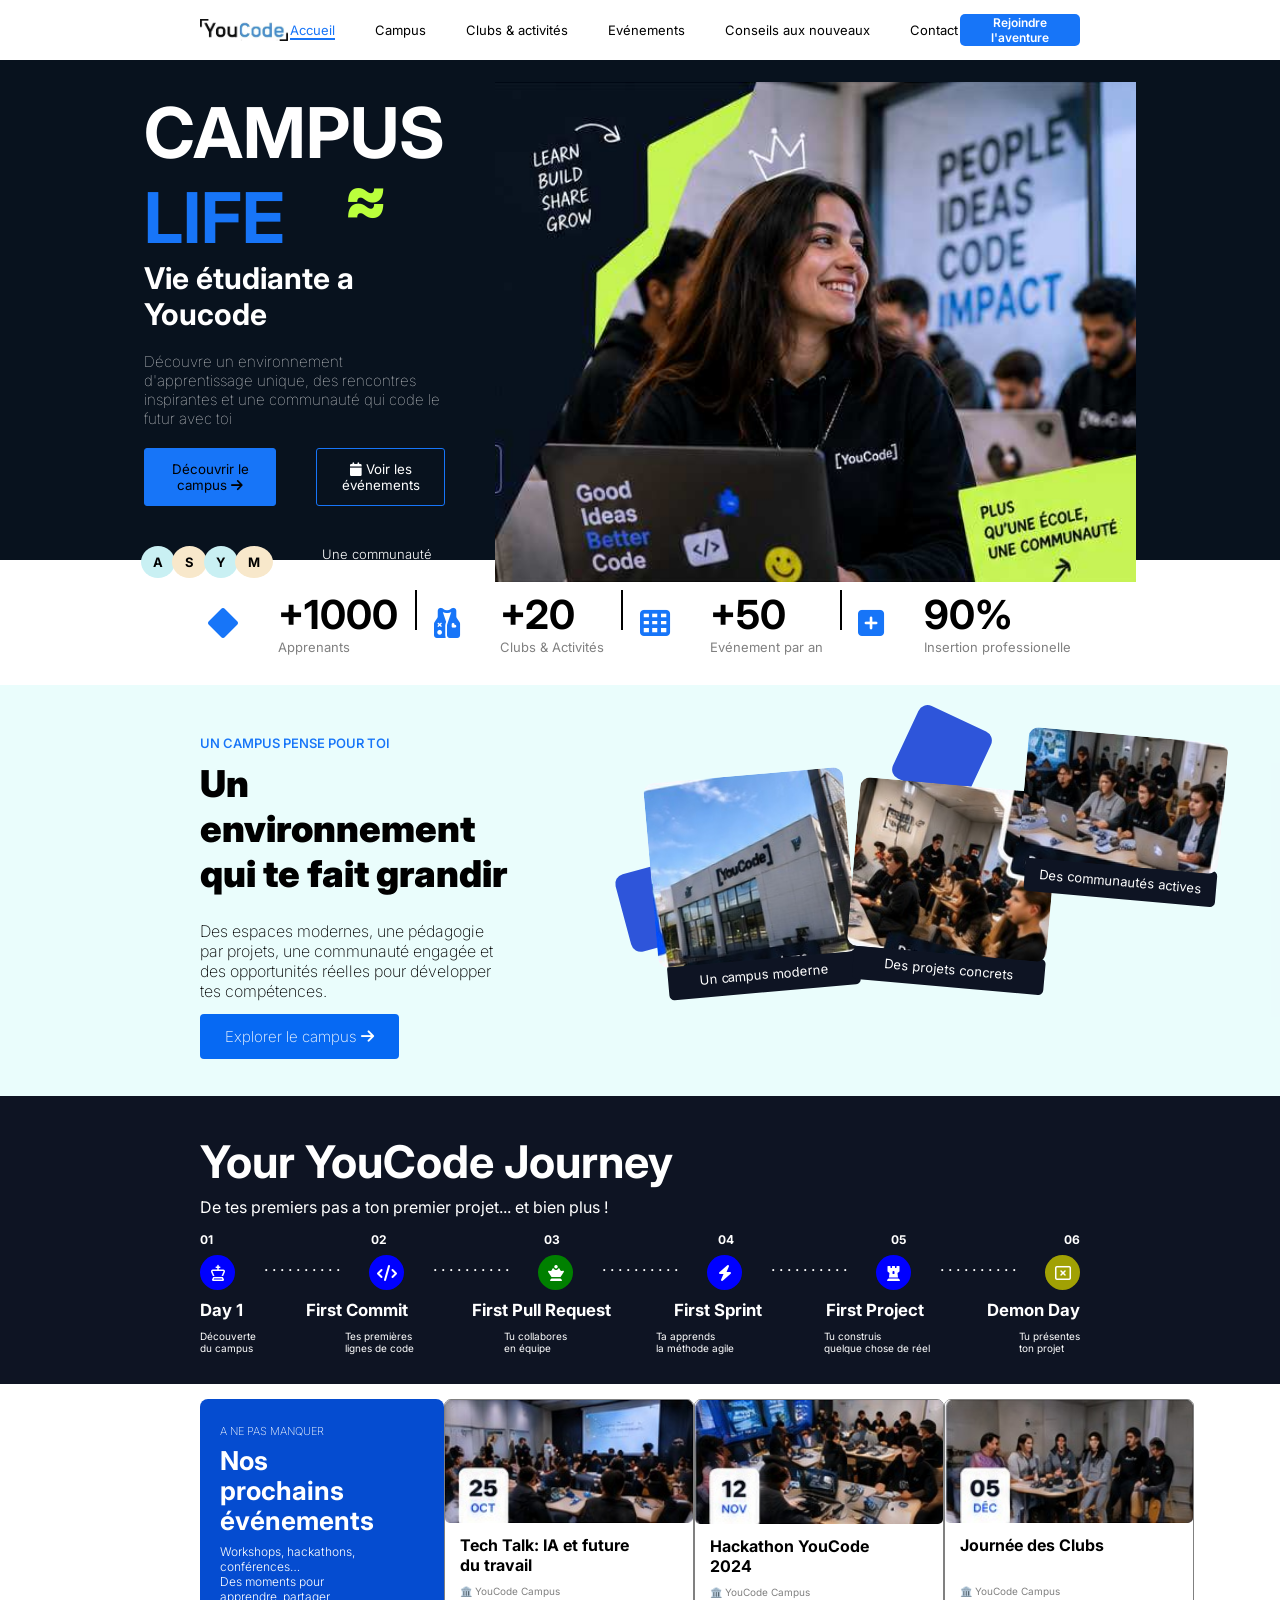
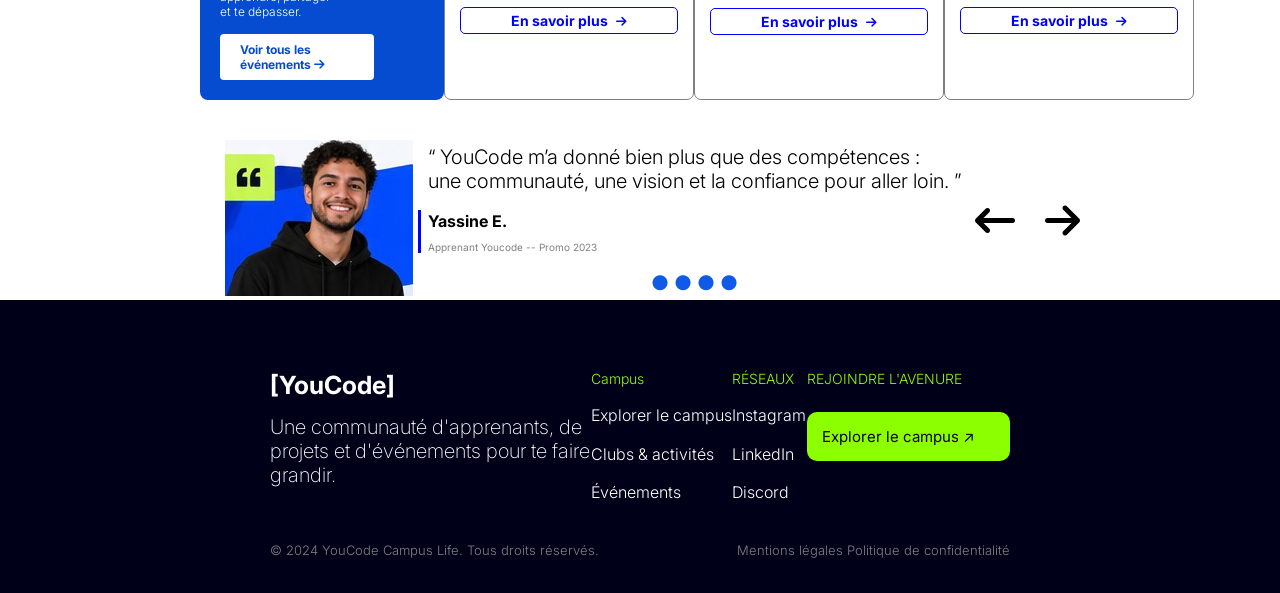
<file: index.html>
<!DOCTYPE html>
<html lang="en">

<head>
    <meta charset="UTF-8">
    <meta name="viewport" content="width=device-width, initial-scale=1.0">
    <title>Page d'Accueil</title>
    <link rel="stylesheet" href="css/index.css">
    <link rel="stylesheet" href="https://cdnjs.cloudflare.com/ajax/libs/font-awesome/6.7.2/css/all.min.css">
    <link rel="preconnect" href="https://fonts.googleapis.com">
    <link rel="preconnect" href="https://fonts.gstatic.com" crossorigin>
    <link
        href="https://fonts.googleapis.com/css2?family=Inter:ital,opsz,wght@0,14..32,100..900;1,14..32,100..900&display=swap"
        rel="stylesheet">
</head>

<body>
    <div class="page">
        <header>
            <div class="nav-bar">
                <img src="assets/yc.webp" alt="Youcode logo" class="logo">
                <ul class="list">
                    <li><a style="color: rgb(23, 117, 248);" class="main-page" href="">Accueil</a></li>
                    <li><a href="campus.html">Campus</a></li>
                    <li><a href="">Clubs & activités</a></li>
                    <li><a href="">Evénements</a></li>
                    <li><a href="">Conseils aux nouveaux</a></li>
                    <li><a href="">Contact</a></li>
                </ul>
                <button class="head-button"><a class="rejoindre" href="inscription.html">Rejoindre<br>l'aventure</a></button>
            </div>
        </header>
        <main>
            <div class="hero">
                <section class="description">
                    <div class="partie1">
                        <p>CAMPUS<br><span class="blue">LIFE</span><span class="yellow">≈</span></p>
                        <p class="titre">
                            Vie étudiante a Youcode
                        </p>
                        <p class="p-content">
                            Découvre un environnement d'apprentissage unique, des rencontres inspirantes et une
                            communauté
                            qui code le futur avec toi
                        </p>
                        <div class="liens">
                            <button class="btn btn1">Découvrir le campus <i
                                    class="fa-solid fa-arrow-right"></i></button>
                            <button class="btn btn2"><i class="fa-solid fa-calendar"></i> Voir les événements</button>
                        </div>

                        <div class="bas">
                            <div class="letter">
                                <p class="p p1">A</p>
                                <p class="p p2">S</p>
                                <p class="p p1">Y</p>
                                <p class="p p2">M</p>
                            </div>
                            <p class="txt">Une communauté<br>de 1000 apprenants</p>
                        </div>
                    </div>
                    <div class="partie2">
                        <img src="assets/girl.jpg" alt="">
                    </div>

                </section>
            </div>

            <div class="stats-section">
                <section class="stats">
                    <div class="st">
                        <span class="icon-1"><i class="fa-solid fa-diamond"></i></span>
                        <span>
                            <p class="nbr">+1000</p>
                            <p class="txt">Apprenants</p>
                        </span>
                    </div>

                    <span class="line-v"></span>

                    <div class="st">
                        <span class="icon-1"><i class="fa-solid fa-vest-patches"></i></span>
                        <span>
                            <p class="nbr">+20</p>
                            <p class="txt">Clubs & Activités</p>
                        </span>
                    </div>

                    <span class="line-v"></span>

                    <div class="st">
                        <span class="icon-1"><i class="fa-solid fa-table-cells"></i></span>
                        <span>
                            <p class="nbr">+50</p>
                            <p class="txt">Evénement par an</p>
                        </span>
                    </div>

                    <span class="line-v"></span>

                    <div class="st">
                        <span class="icon-1"><i class="fa-solid fa-square-plus"></i></span>
                        <span>
                            <p class="nbr">90%</p>
                            <p class="txt">Insertion professionelle</p>
                        </span>
                    </div>
                </section>
            </div>

            <div class="main-envi">
                <section class="envi">
                    <div class="left">
                        <p class="title1">UN CAMPUS PENSE POUR TOI</p>
                        <p class="title2">Un environnement qui te fait grandir</p>
                        <p class="parag">
                            Des espaces modernes, une pédagogie par projets, une communauté engagée et des opportunités
                            réelles pour développer tes compétences.
                        </p>
                        <a href="">
                            Explorer le campus <i class="fa-solid fa-arrow-right"></i>
                        </a>
                    </div>
                    <div class="right">
                        <article class="envi1">
                            <img src="assets/envi-1.jpg" alt="">
                            <p>Un campus moderne</p>
                        </article>
                        <article class="envi2">
                            <img src="assets/envi-2.jpg" alt="">
                            <p>Des projets concrets</p>
                        </article>
                        <article class="envi3">
                            <img src="assets/envi-3.jpg" alt="">
                            <p>Des communautés actives</p>
                        </article>
                        <div class="carre1"></div>
                        <div class="carre2"></div>
                    </div>
                </section>
            </div>

            <div class="main-journey">
                <section class="journey">
                    <h3>Your YouCode Journey</h3>
                    <p>De tes premiers pas a ton premier projet... et bien plus !</p>
                    <div class="chemin">
                        <div class="nbr">
                            <p>01</p>
                            <p>02</p>
                            <p>03</p>
                            <p>04</p>
                            <p>05</p>
                            <p>06</p>
                        </div>
                        <div class="icons">
                            <i class="blue fa-regular fa-chess-king"></i>
                            <p>. . . . . . . . . .</p>
                            <i class="blue fa-solid fa-code"></i>
                            <p>. . . . . . . . . .</p>
                            <i class="green fa-solid fa-chess-queen"></i>
                            <p>. . . . . . . . . .</p>
                            <i class="blue fa-solid fa-bolt"></i>
                            <p>. . . . . . . . . .</p>
                            <i class="blue fa-solid fa-chess-rook"></i>
                            <p>. . . . . . . . . .</p>
                            <i class="fa-regular fa-rectangle-xmark" id="yellow"></i>
                        </div>
                        <div class="les-titres">
                            <h6>Day 1</h6>
                            <h6>First Commit</h6>
                            <h6>First Pull Request</h6>
                            <h6>First Sprint</h6>
                            <h6>First Project</h6>
                            <h6>Demon Day</h6>
                        </div>
                        <div class="parag">
                            <p>Découverte<br>du campus</p>
                            <p>Tes premières<br>lignes de code</p>
                            <p>Tu collabores<br>en équipe</p>
                            <p>Ta apprends<br>la méthode agile</p>
                            <p>Tu construis<br>quelque chose de réel</p>
                            <p>Tu présentes<br>ton projet</p>
                        </div>
                    </div>
                </section>
            </div>

            <div class="main-events">
                <div class="events">
                    <div class="prochain">
                        <span>A NE PAS MANQUER</span>
                        <h3>Nos prochains<br>événements</h3>
                        <p>
                            Workshops, hackathons, conférences… <br>
                            Des moments pour apprendre, partager <br>
                            et te dépasser.
                        </p>
                        <a href="">Voir tous les événements <i class="fa-solid fa-arrow-right"></i></a>
                    </div>

                    <div class="cards">
                        <div class="tiket">
                            <img src="assets/25_oct.jpg" alt="">
                            <span class="spn title">Tech Talk: IA et future<br>du travail</span>
                            <span class="spn adresse">🏛️ YouCode Campus</span>
                            <a class="spn" href="">En savoir plus <i class="fa-solid fa-arrow-right"></i></a>
                        </div>

                        <div class="tiket">
                            <img src="assets/12_nov.jpg" alt="">
                            <span class="spn title">Hackathon YouCode<br>2024</span>
                            <span class="spn adresse">🏛️ YouCode Campus</span>
                            <a class="spn" href="">En savoir plus <i class="fa-solid fa-arrow-right"></i></a>
                        </div>

                        <div class="tiket">
                            <img src="assets/05_oct.jpg" alt="">
                            <span class="spn title">Journée des Clubs</span>
                            <br>
                            <span class="spn adresse">🏛️ YouCode Campus</span>
                            <a class="spn" href="">En savoir plus <i class="fa-solid fa-arrow-right"></i></a>
                        </div>
                    </div>
                </div>
            </div>

            <div class="main-student">
                <section class="student">
                    <div class="student-img">
                        <img src="assets/BOY.jpg" alt="">
                    </div>
                    <div class="content">
                        <p class="speech">
                            “ YouCode m’a donné bien plus que des compétences :<br>une communauté, une vision et la confiance pour aller loin. ”
                        </p>
                        <p class="info">
                            <h4>Yassine E.</h4>
                            <span style="color: gray; font-size: 10px;">Apprenant Youcode -- Promo 2023</span>
                        </p>
                        <p class="pts">
                            ● ● ● ●
                        </p>
                    </div>
                    <div class="arrow">
                        <i class="fa-solid fa-arrow-left-long"></i>
                        <i class="fa-solid fa-arrow-right"></i>
                    </div>
                </section>
            </div>
        </main>

        <footer>
            <section class="footer-section">
                <div class="footer">
                    <div class="top">
                        <article class="art1">
                            <h3>[YouCode]</h3>
                            <p>
                                Une communauté d'apprenants, de <br> projets et d'événements pour te faire <br> grandir.
                            </p>
                        </article>
                        <article class="art2 same-art">
                            <h4 class="h-gold">Campus</h4>
                            <p class="same-p">
                                Explorer le campus <br>
                            </p>
                            <p class="same-p">
                                Clubs & activités <br>
                            </p>
                            <p class="same-p">
                                Événements
                            </p>
                        </article>
                        <article class="art3 same-art">
                            <h4 class="h-gold">RÉSEAUX</h4>
                            <p class="same-p">
                                Instagram <br>
                            </p>
                            <p class="same-p">
                                LinkedIn
                            </p>
                            <p class="same-p">
                                Discord
                            </p>
                        </article>
                        <article class="art4">
                            <h4 class="h-gold">REJOINDRE L'AVENURE</h4>
                            <a href="#">Explorer le campus ↗</a>
                        </article>
                    </div>
                    <div class="bas">
                        <p class="part1">
                            © 2024 YouCode Campus Life. Tous droits réservés.
                        </p>
                        <p class="part2">
                            Mentions légales        Politique de confidentialité
                        </p>
                    </div>
                </div>
            </section>
        </footer>



    </div>
</body>

</html>
</file>
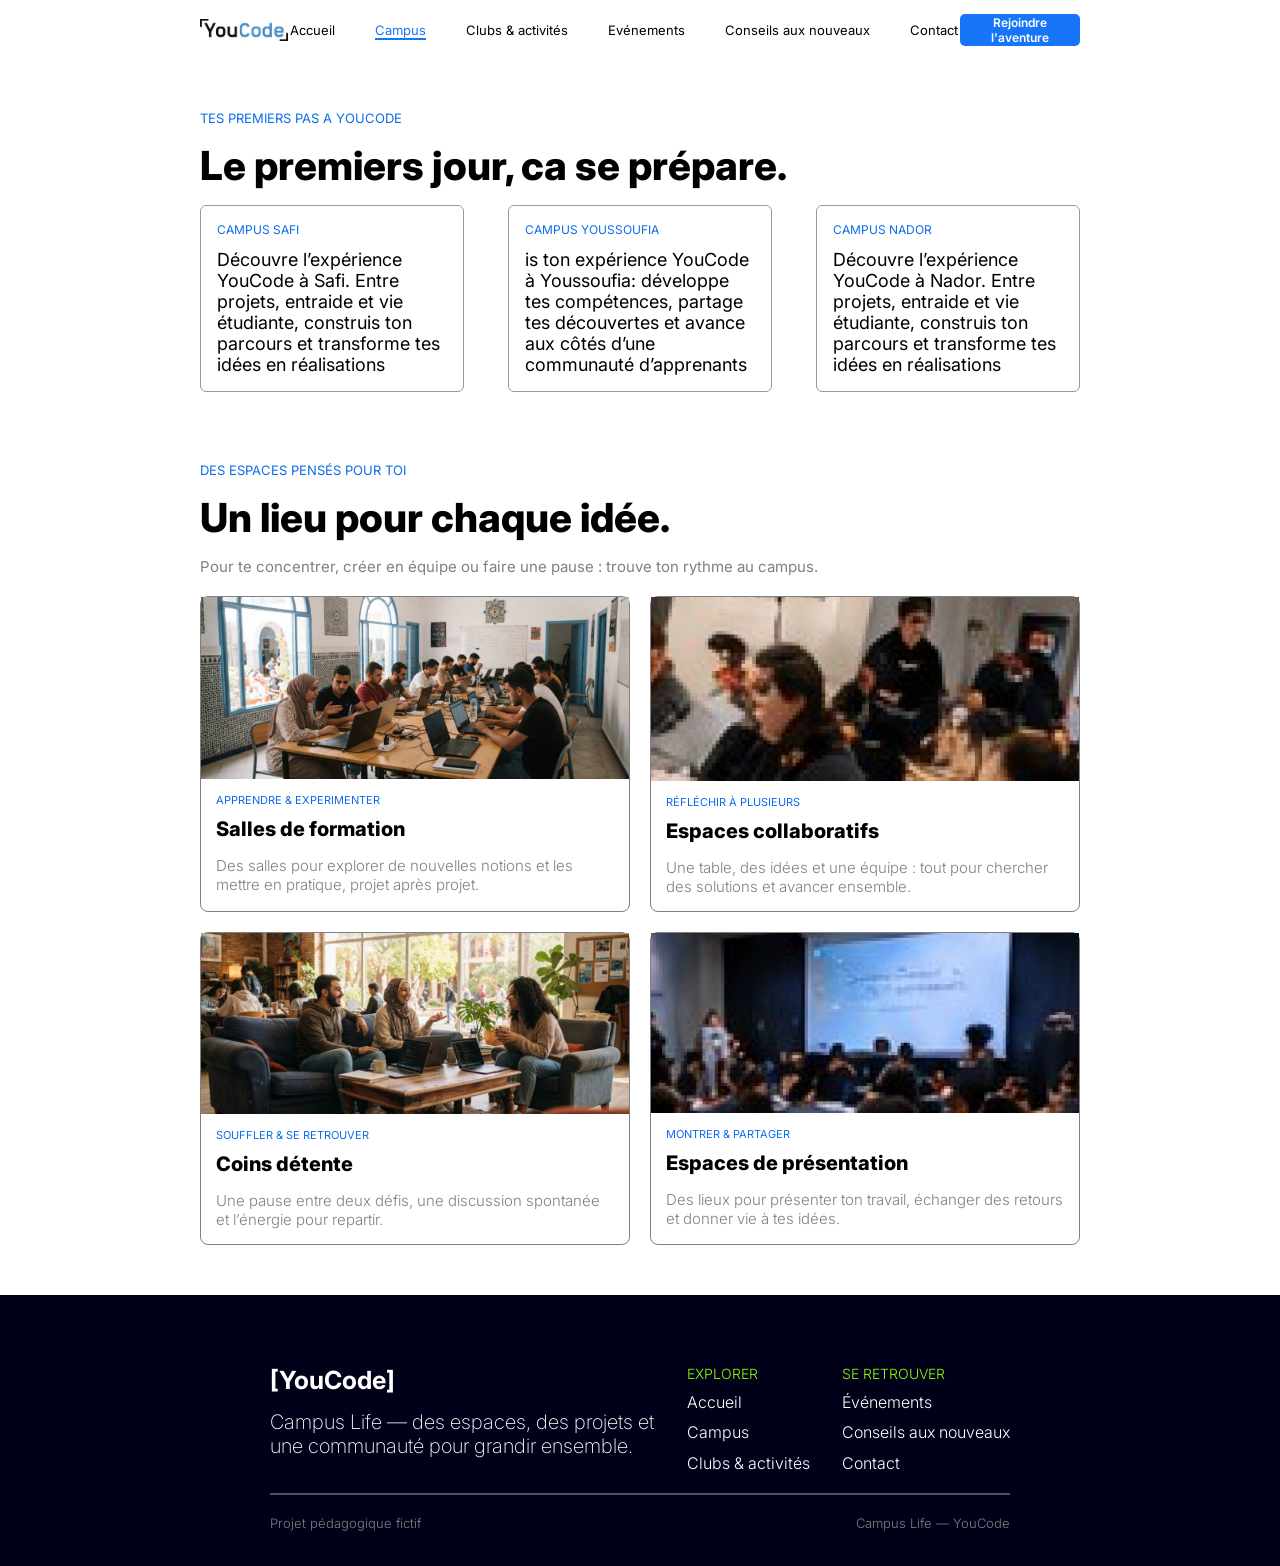
<file: campus.html>
<!DOCTYPE html>
<html lang="en">

<head>
    <meta charset="UTF-8">
    <meta name="viewport" content="width=device-width, initial-scale=1.0">
    <title>Campus page</title>
    <link rel="stylesheet" href="css/campus.css">
    <link rel="stylesheet" href="https://cdnjs.cloudflare.com/ajax/libs/font-awesome/6.7.2/css/all.min.css">
    <link rel="preconnect" href="https://fonts.googleapis.com">
    <link rel="preconnect" href="https://fonts.gstatic.com" crossorigin>
    <link
        href="https://fonts.googleapis.com/css2?family=Inter:ital,opsz,wght@0,14..32,100..900;1,14..32,100..900&display=swap"
        rel="stylesheet">
</head>

<body>
    <header>
        <div class="nav-bar">
            <img src="assets/yc.webp" alt="Youcode logo" class="logo">
            <ul class="list">
                <li><a href="index.html">Accueil</a></li>
                <li><a style="color: rgb(23, 117, 248);" class="main-page" href="">Campus</a></li>
                <li><a href="">Clubs & activités</a></li>
                <li><a href="">Evénements</a></li>
                <li><a href="">Conseils aux nouveaux</a></li>
                <li><a href="">Contact</a></li>
            </ul>
            <button class="head-button"><a class="rejoindre" href="inscription.html">Rejoindre<br>l'aventure</a></button>
        </div>
    </header>
    <main>
        <div class="main-hero-section">
            <div class="hero-section">
                <h3>TES PREMIERS PAS A YOUCODE</h3>
                <h4>Le premiers jour, ca se prépare.</h4>
                <article>
                    <div class="campus">
                        <h5>CAMPUS SAFI</h5>
                        <p>Découvre l’expérience YouCode à Safi. Entre projets, entraide et vie étudiante, construis ton
                            parcours et transforme tes idées en réalisations</p>
                    </div>

                    <div class="campus">
                        <h5>CAMPUS YOUSSOUFIA</h5>
                        <p>is ton expérience YouCode à Youssoufia: développe tes compétences, partage tes découvertes et
                            avance aux côtés d’une communauté d’apprenants</p>
                    </div>

                    <div class="campus">
                        <h5>CAMPUS NADOR</h5>
                        <p>Découvre l’expérience YouCode à Nador. Entre projets, entraide et vie étudiante, construis
                            ton
                            parcours et transforme tes idées en réalisations</p>
                    </div>
            </div>
        </div>

        <div class="main-espaces">
            <div class="spaces">
                <h3>DES ESPACES PENSÉS POUR TOI</h3>
                <h4>Un lieu pour chaque idée.</h4>
                <p>Pour te concentrer, créer en équipe ou faire une pause : trouve ton rythme au campus.</p>
                <div class="articles">
                    <article>
                        <img src="assets/article1.png" alt="">
                        <div class="article">
                            <h3>APPRENDRE & EXPERIMENTER</h3>
                            <h4>Salles de formation</h4>
                            <p>Des salles pour explorer de nouvelles notions et les mettre en pratique, projet après
                                projet.
                            </p>
                        </div>
                    </article>

                    <article>
                        <img src="assets/article2.png" alt="">
                        <div class="article">
                            <h3>RÉFLÉCHIR À PLUSIEURS</h3>
                            <h4>Espaces collaboratifs</h4>
                            <p>Une table, des idées et une équipe : tout pour chercher des solutions et avancer
                                ensemble.
                            </p>
                        </div>
                    </article>

                    <article>
                        <img src="assets/article3.png" alt="">
                        <div class="article">
                            <h3>SOUFFLER & SE RETROUVER</h3>
                            <h4>Coins détente</h4>
                            <p>Une pause entre deux défis, une discussion spontanée et l’énergie pour repartir.
                            </p>
                        </div>
                    </article>

                    <article>
                        <img src="assets/article4.png" alt="">
                        <div class="article">
                            <h3>MONTRER & PARTAGER</h3>
                            <h4>Espaces de présentation</h4>
                            <p>Des lieux pour présenter ton travail, échanger des retours et donner vie à tes idées.
                            </p>
                        </div>
                    </article>
                </div>
            </div>
        </div>
    </main>

    <footer>
        <section class="footer-section">
            <div class="footer">
                <div class="top">
                    <article class="art1">
                        <h3>[YouCode]</h3>
                        <p>
                            Campus Life — des espaces, des projets et <br> une communauté pour grandir ensemble.
                        </p>
                    </article>
                    <article class="art2 same-art">
                        <h4 class="h-gold">EXPLORER</h4>
                        <p class="same-p">
                            Accueil <br>
                        </p>
                        <p class="same-p">
                            Campus <br>
                        </p>
                        <p class="same-p">
                            Clubs & activités
                        </p>
                    </article>
                    <article class="art3 same-art">
                        <h4 class="h-gold">SE RETROUVER</h4>
                        <p class="same-p">
                            Événements <br>
                        </p>
                        <p class="same-p">
                            Conseils aux nouveaux
                        </p>
                        <p class="same-p">
                            Contact
                        </p>
                    </article>
                </div>
                <hr>
                <div class="bas">
                    <p class="part1">
                        Projet pédagogique fictif
                    </p>
                    <p class="part2">
                        Campus Life — YouCode
                    </p>
                </div>
            </div>
        </section>
    </footer>
</body>

</html>
</file>
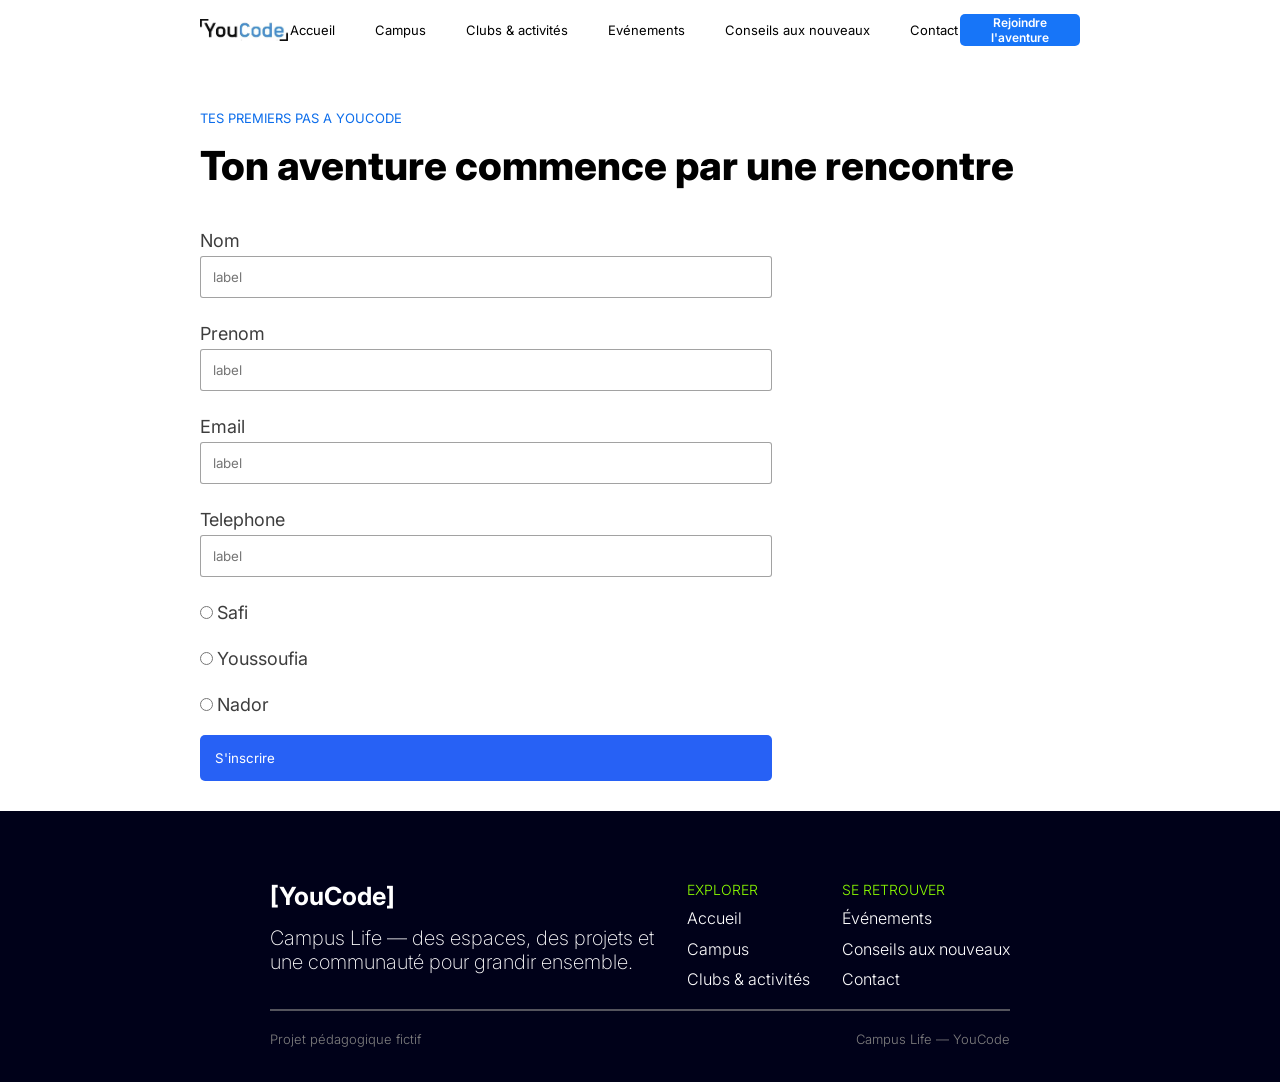
<file: inscription.html>
<!DOCTYPE html>
<html lang="en">

<head>
    <meta charset="UTF-8">
    <meta name="viewport" content="width=device-width, initial-scale=1.0">
    <title>Document</title>
    <link rel="stylesheet" href="css/inscription.css">
    <link rel="stylesheet" href="https://cdnjs.cloudflare.com/ajax/libs/font-awesome/6.7.2/css/all.min.css">
    <link rel="preconnect" href="https://fonts.googleapis.com">
    <link rel="preconnect" href="https://fonts.gstatic.com" crossorigin>
    <link
        href="https://fonts.googleapis.com/css2?family=Inter:ital,opsz,wght@0,14..32,100..900;1,14..32,100..900&display=swap"
        rel="stylesheet">
</head>

<body>
    <header>
        <div class="nav-bar">
            <img src="assets/yc.webp" alt="Youcode logo" class="logo">
            <ul class="list">
                <li><a href="index.html">Accueil</a></li>
                <li><a href="campus.html">Campus</a></li>
                <li><a href="">Clubs & activités</a></li>
                <li><a href="">Evénements</a></li>
                <li><a href="">Conseils aux nouveaux</a></li>
                <li><a href="">Contact</a></li>
            </ul>
            <button class="head-button"><a class="rejoindre"
                    href="inscription.html">Rejoindre<br>l'aventure</a></button>
        </div>
    </header>
    <div class="main-hero-section">
        <div class="hero-section">
            <h3>TES PREMIERS PAS A YOUCODE</h3>
            <h4>Ton aventure commence par une rencontre</h4>
        </div>
    </div>

    <div class="formulaire">
        <form action="" onsubmit="SaveData(event)">
            <div class="error display-none">
                <p>Veuillez remplir tous les champs du formulaire</p>
            </div>
            <div class="success display-none">
                <p>Ton inscription a bien été prise en compte</p>
            </div>
            <label for="" class="label1">Nom</label> <br>
            <input class="nom-input" placeholder="label" type="text"> <br>

            <label for="" class="label2">Prenom</label> <br>
            <input class="prenom-input" placeholder="label" type="text"> <br>

            <label for="" class="label3">Email</label> <br>
            <input class="email-input" placeholder="label" type="email"> <br>

            <label for="" class="label4">Telephone</label> <br>
            <input class="tele-input" placeholder="label" type="tel"> <br>

            <input value="Safi" type="radio" class="city" name="city" id="safi"> <label for="">Safi</label> <br>
            <input value="Youssoufia" type="radio" class="city" name="city" id="youssoufia"> <label
                for="">Youssoufia</label> <br>
            <input value="Nador" type="radio" class="city" name="city" id="nador"> <label for="">Nador</label> <br>

            <button>S'inscrire</button>
        </form>
    </div>

    <footer>
        <section class="footer-section">
            <div class="footer">
                <div class="top">
                    <article class="art1">
                        <h3>[YouCode]</h3>
                        <p>
                            Campus Life — des espaces, des projets et <br> une communauté pour grandir ensemble.
                        </p>
                    </article>
                    <article class="art2 same-art">
                        <h4 class="h-gold">EXPLORER</h4>
                        <p class="same-p">
                            Accueil <br>
                        </p>
                        <p class="same-p">
                            Campus <br>
                        </p>
                        <p class="same-p">
                            Clubs & activités
                        </p>
                    </article>
                    <article class="art3 same-art">
                        <h4 class="h-gold">SE RETROUVER</h4>
                        <p class="same-p">
                            Événements <br>
                        </p>
                        <p class="same-p">
                            Conseils aux nouveaux
                        </p>
                        <p class="same-p">
                            Contact
                        </p>
                    </article>
                </div>
                <hr>
                <div class="bas">
                    <p class="part1">
                        Projet pédagogique fictif
                    </p>
                    <p class="part2">
                        Campus Life — YouCode
                    </p>
                </div>
            </div>
        </section>
    </footer>
</body>

<script type="text/javascript">
    function SaveData(event) {
        event.preventDefault();
        let nom = document.querySelector(".nom-input");
        let prenom = document.querySelector(".prenom-input");
        let email = document.querySelector(".email-input");
        let telephone = document.querySelector(".tele-input");
        let cities_radio = document.querySelectorAll('.city');
        let city = "";
        cities_radio.forEach(radio => {
            if (radio.checked) city = radio.value;
        })
        // city = document.querySelector(".city:checked").value;

        if (nom.value == "" || prenom.value == "" || email.value == "" || telephone.value == "" || city == "") {
            document.querySelector(".error").classList.remove("display-none");
            document.querySelector(".success").classList.add("display-none");
            return;
        }
        let setInfo = {
            input_nom: nom.value,
            input_prenom: prenom.value,
            input_email: email.value,
            input_tel: telephone.value,
            input_city: city
        }
        let data_info = []
        data_info = JSON.parse(localStorage.getItem("db")) || [];
        data_info.push(setInfo);
        localStorage.setItem("db" , JSON.stringify(data_info));
        // localStorage.setItem('First name', nom.value);
        // localStorage.setItem('Last name', prenom.value);
        // localStorage.setItem('Email', email.value);
        // localStorage.setItem('Phone Number', telephone.value);
        // localStorage.setItem('Campus', city);

        // nom.value = "";
        // prenom.value = ""
        // email.value = "";
        // telephone.value = "";
        // document.querySelectorAll(".city").forEach(element => {
        //     element.checked = false;
        // });
        // document.querySelector(".success").classList.remove("display-none");
        // document.querySelector(".error").classList.add("display-none");

    }
</script>

</html>
</file>
<file: css/index.css>
html{
    scroll-behavior: smooth;
}
*{
    padding: 0;
    margin: 0;
    box-sizing: border-box;
    font-family: 'Inter', sans-serif;
}
.container {
	width: 100%;
	max-width: 1000px;
	padding: 20px 40px;
	margin: 0 auto;
}
header{
    padding: 0 200px;
}
.nav-bar{
    backdrop-filter: blur(10px);
    display: flex;
    justify-content: space-between;
    margin: 20px 0;
    align-items: center;
    height: 20px;
}
.head-button{
    background-color: rgb(23, 117, 248);
    padding: 1px 5px;
    color: white;
    border: none;
    border-radius: 5px;
    font-weight: 600;
    font-size: 12px;
    width: 120px;
}
.nav-bar img{
    width: 10%;
    height: auto;
}
.list{
    display: flex;
    list-style: none;
    gap: 40px;
    font-size: 13px;
    
}
.list > li > a{
    text-decoration: none;
    color: black;
}
.main-page{
    position: relative;
}
.main-page::before{
    content: "";
    position: absolute;
    bottom: -2px;
    background-color: rgb(23, 117, 248);
    width: 100%;
    height: 2px;
    
}
.rejoindre{
    color: white;
    text-decoration: none;
}
.hero{
    background-color: rgba(8, 18, 30);
    height: 500px;
    padding: 0 200px;
}
.description{
    display: flex;
    justify-content: center;
    align-items: center;
    gap: 50px;
    height: fit-content;
}
.partie2 > img{
    height: 500px;
}

.yellow {
  color: #baff3c;
  font-size: 64px;
  font-weight: 900;
  position: absolute;
  top: 70px;
  left: 200px;
}
.partie1{
    padding: 30px 0;
}
.partie1 > p{
    color: white;
    font-weight: bolder;
    font-size: 70px;
    position: relative;
}
.partie1 > p > .blue{
    color: rgb(23, 117, 248);
}
.partie1 > .titre{
    font-size: 30px;
}
.partie1 > .p-content{
    font-size: 15px;
    width: 300px;
    font-weight: 50;
    margin: 20px 0;
}
.liens{
    display: flex;
    gap: 40px;
}
.liens > .btn{
    padding: 12px 18px;
    border-radius: 3px;
    border:solid 1px rgb(23, 117, 248);
}
.liens > .btn1{
    background-color: rgb(23, 117, 248);
}
.liens > .btn2{
    background-color: transparent;
    color: white;
}
.partie1 > .bas{
    color: white;
}
.bas{
    margin-top: 40px;
    display: flex;
    gap: 30px;
}
.bas > .letter{
    display: flex;
}
.bas > .letter > .p{
    margin-left: -3px;
    color: black;
    font-weight: bold;
}
.bas > .letter > .p1{
    padding: 0 12px;
    background-color: rgb(201, 240, 243);
    border-radius: 50%;
    display: flex;
    align-items: center;
}
.bas > .letter > .p2{
    padding: 0 13px;
    background-color: rgb(248, 232, 203);
    border-radius: 50%;
    display: flex;
    align-items: center;
}
.stats-section{
    padding: 0 200px;
}
.stats{
    display: flex;
    justify-content: space-around;
    margin: 30px 0px;
}
.stats > .line-v{
    background-color: black;
    width: 2px;
    height: 40px;
    display: flex;
    align-items: center;
    justify-content: center;
}
.stats > .st{
    display: flex;
    align-items: center;
    gap: 40px;
}
.st > span > i{
    font-size: 30px;
    color: rgb(23, 117, 248);
}
.st > span > .nbr{
    font-size: 40px;
    font-weight: bold;
}
.st > span > .txt{
    font-size: 13px;
    color: gray;
}
.main-envi{
    background-color: rgba(164, 243, 242, 0.229);
    padding: 0 200px;
}
.main-envi > .envi{
    display: flex;
    justify-content: space-between;
    height: max-content;
}
.envi > .left{
    padding: 50px 0;
    width: 35%;
}
.envi > .right{
    width: 60%;
    display: flex;
    position: relative;
}
.right > article {
    position: absolute;
}
.right > article > img{
    border-radius: 10px;
}
.right > .envi1{
    left: 100px;
    top: 90px;
    transform: rotate(-5deg);
}
.right > .envi2{
    left: 300px;
    top: 100px;
    transform: rotate(5deg);
}
.right > .envi3{
    left: 470px;
    top: 50px;
    transform: rotate(5deg);
}
.right > article > img{
    width: 200px;
}
.right > article > p{
    background-color: rgb(14, 20, 35);
    color: white;
    padding: 10px 7px;
    font-size: 13px;
    display: flex;
    justify-content: center;
    border-radius: 5px;
    margin-top: -7px;
    margin-left: 8px;
}
.left > .title1{
    color: rgb(23, 117, 248);
    font-size: 13px;
    font-weight: 550;
}
.left > .title2{
    font-size: 37px;
    font-weight: 900;
    margin: 10px 0;
}
.left > .parag{
    font-weight: 200;
    margin: 25px 0;
}
.left > a{
    color: white;
    background-color: rgb(6, 105, 243);
    text-decoration: none;
    padding: 13px 25px;
    border-radius: 4px;
    font-size: 15px;
    font-weight: 200;
}
.right > .envi1{
    position: absolute;
}
.carre1{
    position: absolute;
    width: 80px;
    height: 80px;
    background-color: rgb(12, 38, 211);
    border-radius: 10px;
    left: 350px;
    top: 30px;
    transform: rotate(25deg);
    z-index: -1;
}
.carre2{
    position: absolute;
    width: 80px;
    height: 80px;
    background-color: rgb(12, 38, 211);
    border-radius: 10px;
    left: 70px;
    top: 180px;
    transform: rotate(-15deg);
    z-index: -1;
}


.main-journey{
    padding: 30px 200px;
    background-color: rgb(14, 20, 35);
    color: white;
}
.journey > h3{
    font-size: 45px;
    font-weight: bolder;
    margin: 8px 0;
}
.journey > p{
    margin: 0 0 15px 0;
}
.chemin > .nbr{
    display: grid;
    grid-auto-flow: column;
    justify-content: space-between;
    text-align: center;
    font-size: 12px;
    font-weight: bold;
    margin-bottom: 8px;
}
.chemin > .icons{
    display: grid;
    grid-auto-flow: column;
    justify-content: space-between;
}
.chemin > .les-titres{
    display: grid;
    grid-auto-flow: column;
    justify-content: space-between;
    text-align: center;
    margin-top: 10px;
    font-size: 25px;
}
.chemin > .parag{
    display: grid;
    grid-auto-flow: column;
    justify-content: space-between;
    margin-top: 10px;
    font-size: 10px;
}
.chemin > .icons > i{
    display: flex;
    justify-content: center;
    align-items: center;
    width: 35px;
    height: 35px ;
    border-radius: 50%;
}
.chemin > .icons > .blue{
    background-color: blue;
}
.chemin > .icons > .green{
    background-color: green;
}
.chemin > .icons > #yellow{
    background-color: rgb(161, 161, 4);
}
.main-events{
    padding: 0 200px;
    margin: 15px 0;
}
.main-events > .events > .prochain{
    background-color: rgb(5, 76, 208);
    border-radius: 8px;
    width: fit-content;
    padding: 20px;
    color: white;
    padding-right: 70px;
}
.prochain > span{
    display: inline-block;
    font-size: 11px;
    margin-bottom: 8px;
    font-weight: 200;
}
.prochain > h3{
    font-size: 26px;
    line-height: 30px;
    margin-bottom: 8px;
}
.prochain > p{
    font-size: 12px;
    font-weight: 300;
}
.prochain > a{
    display: inline-block;
    text-decoration: none;
    color: rgb(5, 76, 208);
    background-color: white;
    padding: 8px 20px;
    border-radius: 4px;
    font-size: 12px;
    font-weight: bold;
    margin-top: 15px;
}
.cards > .tiket{
    display: flex;
    flex-direction: column;
}
.tiket > img{
    border-radius: 5px;
}
.tiket{
    border: solid 1px gray;
    width: 250px;
    border-radius: 7px;
}
.tiket > .title{
    margin-top: 12px;
    font-size: 16px;
    font-weight: bold;
}
.tiket > .adresse{
    font-size: 10px;
    color: gray;
    margin: 10px 15px;
}
.tiket > a{
    text-decoration: none;
    color: blue;
    border: blue solid 1px;
    font-weight: bold;
    font-size: 14px;
    margin-bottom: 10px;
    text-align: center;
    border-radius: 5px;
    padding: 4px 8px;
}
.tiket > a > i{
    font-size: 12px;
    margin-left: 5px;
}
.events > .cards{
    display: grid;
    grid-auto-flow: column;
}
.events{
    display: grid;
    grid-auto-flow: column;
}
.spn{
    margin: 0 15px;
}
.main-student{
    padding: 0 200px;
}
.student{
    padding: 25px 0 0 25px;
}
.content > .speech{
    font-size: 20px;
    font-weight: 300;
}
.arrow > i{
    font-size: 40px;
}
.arrow{
    display: flex;
    align-items: center;
    gap: 30px;
}
.student{
    display: flex;
    justify-content: space-between;
}
.content > .pts{
    color: rgb(16, 91, 230);
    font-size: 20px;
    text-align: center;
}
.content{
    display: flex;
    flex-direction: column;
    justify-content: space-around;
    position: relative;
}
.content > .info::before{
    position: absolute;
    content: "";
    width: 3px;
    height: 43px;
    top: 70px;
    left: -10px;
    background-color: blue;
}
.footer-section{
    background-color: rgb(0, 1, 25);
    color: white;
    padding: 0 200px;
}
.footer{
    padding: 70px 70px 35px 70px;
}
.top > .art1 > h3{
    font-size: 25px;
}
.art1 > p{
    font-weight: 200;
    font-size: 20px;
    margin: 15px 0;
}
.top{
    display: flex;
    justify-content: space-between;
}
.h-gold{
    font-size: 14px;
    font-weight: 300;
    color: rgb(140, 255, 0);
}
.same-p{
    font-weight: 300;
}
.same-art{
    display: flex;
    flex-direction: column;
    justify-content: space-between;
}
.art4 > a{
    display: inline-block;
    text-decoration: none;
    color: black;
    background-color: rgb(140, 255, 0);
    font-size: 15px;
    padding: 15px 35px 15px 15px;
    border-radius: 10px;
    margin-top: 25px;
}
.bas{
    color: gray;
    font-weight: 300;
    font-size: 13px;
    display: flex;
    justify-content: space-between;
}
</file>
<file: css/campus.css>
html {
    scroll-behavior: smooth;
}

* {
    padding: 0;
    margin: 0;
    box-sizing: border-box;
    font-family: 'Inter', sans-serif;
}

.container {
    width: 100%;
    max-width: 1000px;
    padding: 20px 40px;
    margin: 0 auto;
}

header {
    padding: 0 200px;
}

.nav-bar {
    backdrop-filter: blur(10px);
    display: flex;
    justify-content: space-between;
    margin: 20px 0;
    align-items: center;
    height: 20px;
}

.head-button {
    background-color: rgb(23, 117, 248);
    padding: 1px 5px;
    color: white;
    border: none;
    border-radius: 5px;
    font-weight: 600;
    font-size: 12px;
    width: 120px;
}

.nav-bar img {
    width: 10%;
    height: auto;
}

.list {
    display: flex;
    list-style: none;
    gap: 40px;
    font-size: 13px;

}

.list>li>a {
    text-decoration: none;
    color: black;
}

.main-page {
    position: relative;
}

.main-page::before {
    content: "";
    position: absolute;
    bottom: -2px;
    background-color: rgb(23, 117, 248);
    width: 100%;
    height: 2px;

}

.rejoindre {
    color: white;
    text-decoration: none;
}

.main-hero-section {
    padding: 0 200px;
}

.hero-section>h3,
.spaces>h3,
.spaces article .article h3 {
    color: rgb(12, 109, 235);
    font-weight: 400;
    font-size: 13px;
    margin-top: 70px;
}

.hero-section>h4,
.spaces>h4,
.spaces article .article h4 {
    font-weight: 800;
    font-size: 40px;
    margin: 15px 0;
}

.hero-section article .campus {
    border: rgba(128, 128, 128, 0.793) 1px solid;
    border-radius: 6px;
    padding: 16px;
    width: 30%;
}

.campus h5 {
    color: rgb(12, 109, 235);
    font-weight: 400;
    font-size: 12px;
}

.campus p {
    font-size: 18px;
    margin-top: 12px;
}

.hero-section>article {
    display: flex;
    justify-content: space-between;
}

.main-espaces {
    padding: 0 200px;
}

.spaces {
    width: 100%;
}

.spaces>p {
    color: rgb(128, 128, 128);
    font-size: 15px;
    margin-bottom: 20px;
}

.spaces .articles article {
    border: gray solid 1px;
    border-radius: 8px;
    width: fit-content;
    width: 40%;
}

.spaces .articles article img {
    width: 100%;
}

.spaces .articles article .article h3 {
    font-size: 11px;
    margin: -5px 0;
}

.spaces .articles article .article h4 {
    font-size: 20px;
}

.spaces .articles article .article {
    padding: 15px;
}

.spaces .articles article .article p {
    color: gray;
    font-weight: 300;
    font-size: 15px;
}

.spaces .articles {
    display: flex;
    flex-wrap: wrap;
    justify-content: space-between;
    gap: 20px;
}

.articles article {
    flex: 0 0 calc(50% - 10px);
    box-sizing: border-box;
}

.footer-section{
    background-color: rgb(0, 1, 25);
    color: white;
    padding: 0 200px;
    margin-top: 50px;
}
.footer{
    padding: 70px 70px 35px 70px;
}
.top > .art1 > h3{
    font-size: 25px;
}
.art1 > p{
    font-weight: 200;
    font-size: 20px;
    margin: 15px 0;
}
.top{
    display: flex;
    justify-content: space-between;
}
.h-gold{
    font-size: 14px;
    font-weight: 300;
    color: rgb(140, 255, 0);
}
.same-p{
    font-weight: 300;
}
.same-art{
    display: flex;
    flex-direction: column;
    justify-content: space-between;
}
.art4 > a{
    display: inline-block;
    text-decoration: none;
    color: black;
    background-color: rgb(140, 255, 0);
    font-size: 15px;
    padding: 15px 35px 15px 15px;
    border-radius: 10px;
    margin-top: 25px;
}
.bas{
    color: gray;
    font-weight: 300;
    font-size: 13px;
    display: flex;
    justify-content: space-between;
}
.footer hr{
    margin: 20px 0;
    color: rgba(128, 128, 128, 0.625);
    border: 1px rgba(128, 128, 128, 0.653) solid;
}
</file>
<file: css/inscription.css>
@import url("https://fonts.googleapis.com/css2?family=Inter:wght@100..900&display=swap");
html {
    scroll-behavior: smooth;
}

* {
    padding: 0;
    margin: 0;
    box-sizing: border-box;
    font-family: 'Inter', sans-serif;
}

.container {
    width: 100%;
    max-width: 1000px;
    padding: 20px 40px;
    margin: 0 auto;
}

header {
    padding: 0 200px;
}

.nav-bar {
    backdrop-filter: blur(10px);
    display: flex;
    justify-content: space-between;
    margin: 20px 0;
    align-items: center;
    height: 20px;
}

.head-button {
    background-color: rgb(23, 117, 248);
    padding: 1px 5px;
    color: white;
    border: none;
    border-radius: 5px;
    font-weight: 600;
    font-size: 12px;
    width: 120px;
}

.nav-bar img {
    width: 10%;
    height: auto;
}

.list {
    display: flex;
    list-style: none;
    gap: 40px;
    font-size: 13px;

}

.list>li>a {
    text-decoration: none;
    color: black;
}

.main-page {
    position: relative;
}

.main-page::before {
    content: "";
    position: absolute;
    bottom: -2px;
    background-color: rgb(23, 117, 248);
    width: 100%;
    height: 2px;

}

.rejoindre {
    color: white;
    text-decoration: none;
}
.hero-section > h3{
    color: rgb(12, 109, 235);
    font-weight: 400;
    font-size: 13px;
    margin-top: 70px;
}
.hero-section > h4{
    font-weight: 800;
    font-size: 40px;
    margin: 15px 0;
}
.main-hero-section {
    padding: 0 200px;
}
.formulaire{
    padding: 0 200px;
    margin-bottom: 30px;
}
.formulaire form label {
    color: rgba(0, 0, 0, 0.759);
    font-size: 18px;
    display: inline-block;
    margin-top: 25px;
}
.nom-input, .prenom-input, .email-input, .tele-input{
    width: 65%;
}
.formulaire form input{
    padding: 12px;
    border-radius: 3px;
    border: 1px solid rgba(128, 128, 128, 0.734);
    margin-top: 5px;
}
form input[type="checkbox"]{
    display: inline-block;
    margin-right: 20px;
}
form button{
    margin-top: 20px;
    width: 65%;
    text-align: left;
    background-color: rgb(39, 97, 245);
    color: white;
    padding: 15px;
    border: none;
    border-radius: 5px;
}
.footer-section{
    background-color: rgb(0, 1, 25);
    color: white;
    padding: 0 200px;
}
.footer{
    padding: 70px 70px 35px 70px;
}
.top > .art1 > h3{
    font-size: 25px;
}
.art1 > p{
    font-weight: 200;
    font-size: 20px;
    margin: 15px 0;
}
.top{
    display: flex;
    justify-content: space-between;
}
.h-gold{
    font-size: 14px;
    font-weight: 300;
    color: rgb(140, 255, 0);
}
.same-p{
    font-weight: 300;
}
.same-art{
    display: flex;
    flex-direction: column;
    justify-content: space-between;
}
.art4 > a{
    display: inline-block;
    text-decoration: none;
    color: black;
    background-color: rgb(140, 255, 0);
    font-size: 15px;
    padding: 15px 35px 15px 15px;
    border-radius: 10px;
    margin-top: 25px;
}
.bas{
    color: gray;
    font-weight: 300;
    font-size: 13px;
    display: flex;
    justify-content: space-between;
}
.footer hr{
    margin: 20px 0;
    color: rgba(128, 128, 128, 0.625);
    border: 1px rgba(128, 128, 128, 0.653) solid;
}
.error{
    width: 600px;
    text-align: center;
    font-weight: bolder;
    color: white;
    background-color: red;
    font-size: 20px;
    padding: 6px 15px;
    margin: 10px 0px;
}
.success{
    width: 600px;
    text-align: center;
    font-weight: bolder;
    color: white;
    background-color: green;
    font-size: 20px;
    padding: 6px 15px;
    margin: 10px 0px;
}
.display-none{
    display: none;
}
</file>
